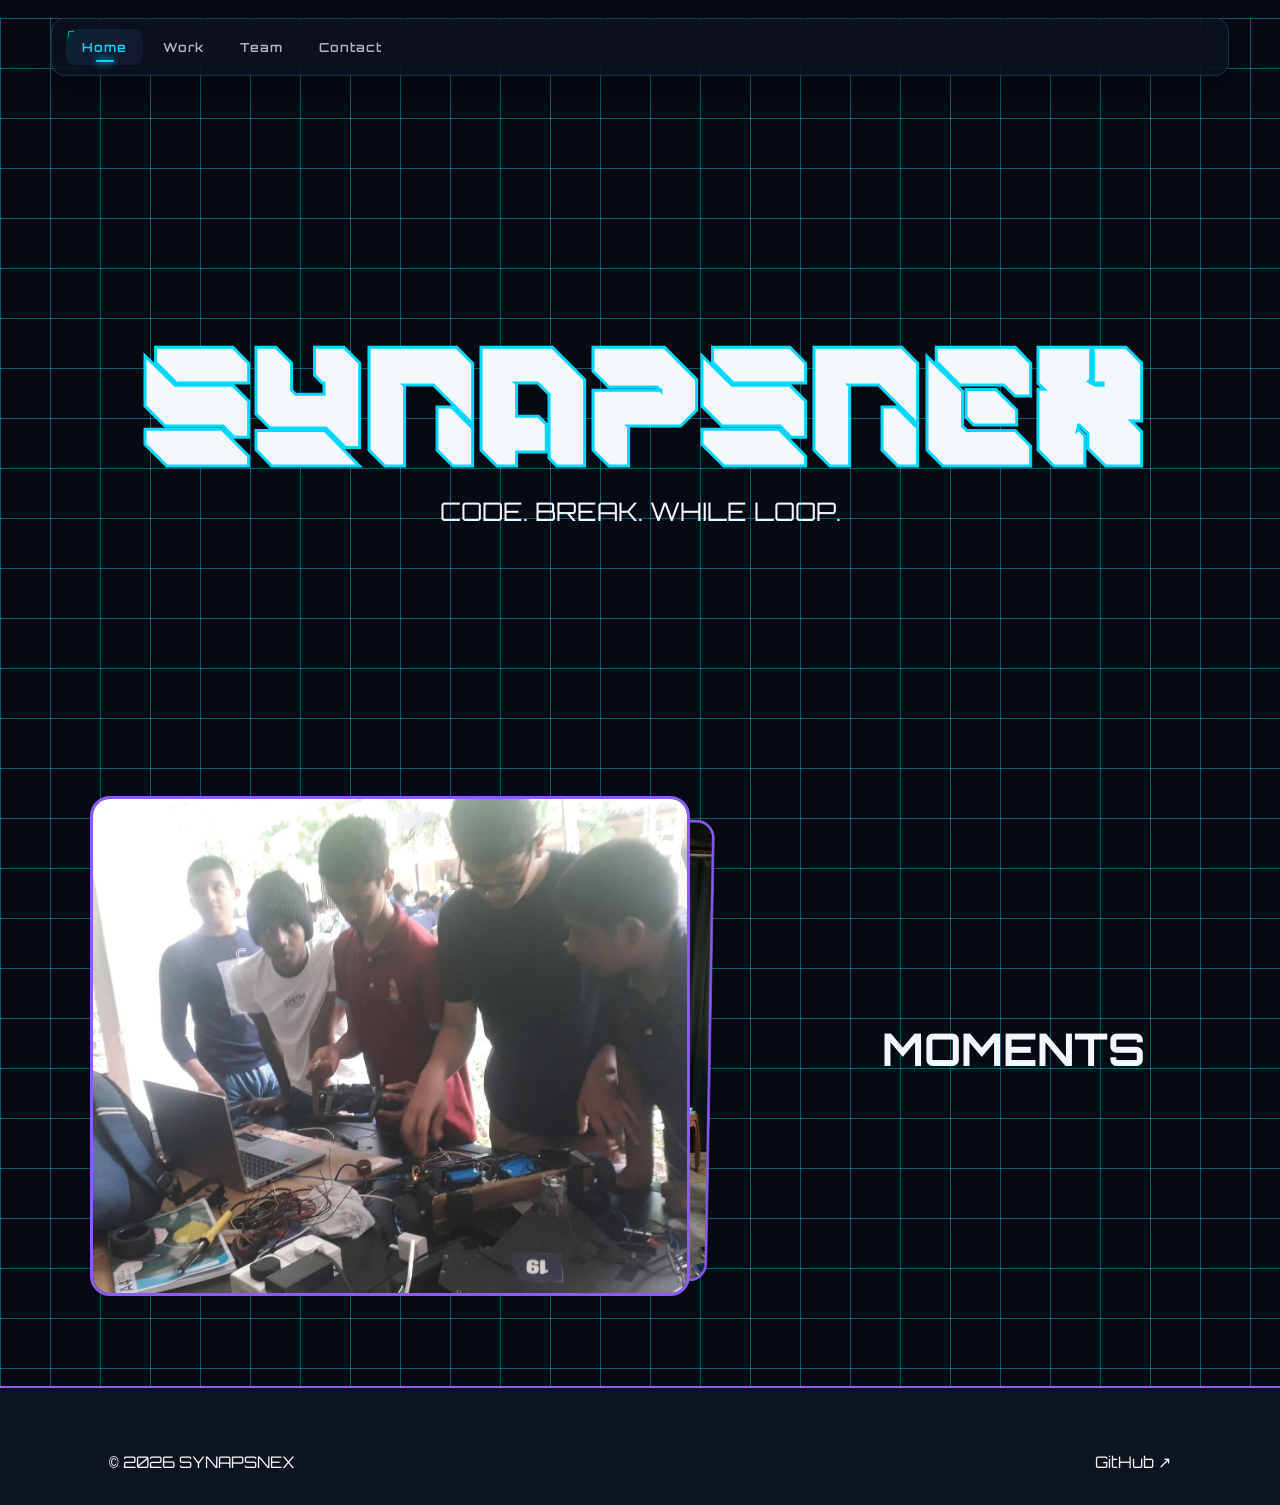
<file: docs/index.html>
<!doctype html>
<html lang="en">
        <head>
                <meta charset="UTF-8" />
                <meta name="viewport" content="width=device-width, initial-scale=1.0">
                <title>SYNAPSNEX</title>

                <link rel="stylesheet" href="style.css" />
                <link rel="icon" type="image/jpg" href="images/logo.jpg" />
                <link rel="stylesheet" href="https://cdn.jsdelivr.net/npm/swiper@11/swiper-bundle.min.css">
        </head>
        <body>
                <nav>
                        <div class="logo">
                                <ul class="nav-links">
                                        <li class="active"><a href="./">Home</a></li>
                                        <li><a href="./work/">Work</a></li>
                                        <li><a href="./team/">Team</a></li>
                                        <li><a href="./contact/">Contact</a></li>
                                </ul>
                        </div>
                </nav>
                <div class="hero">
                        <h1 class="name">SYNAPSNEX</h1>
                        <p>CODE. BREAK. WHILE LOOP.</p>
                </div>
                <div class="moments">
                        <h1>MOMENTS</h1>
                        <div class="swiper moments-stack">
                                <div class="swiper-wrapper">
                                        <div class="swiper-slide">
                                                <img src="images/1.jpg" alt="SYNAPSNEX team at an event">
                                        </div>

                                        <div class="swiper-slide">
                                                <img src="images/2.jpeg" alt="SYNAPSNEX team at a competition">
                                        </div>
                                </div>
                        </div>
                </div>

                <footer>
                        <span class="copyright">© 2026 SYNAPSNEX</span>
                        <a href="https://github.com/SYNAPSNEX-official"
                                >GitHub <span>↗</span></a
                        >
                </footer>

                <script src="https://cdn.jsdelivr.net/npm/swiper@11/swiper-bundle.min.js"></script>
                <script src="script.js"></script>
        </body>
</html>
</file>
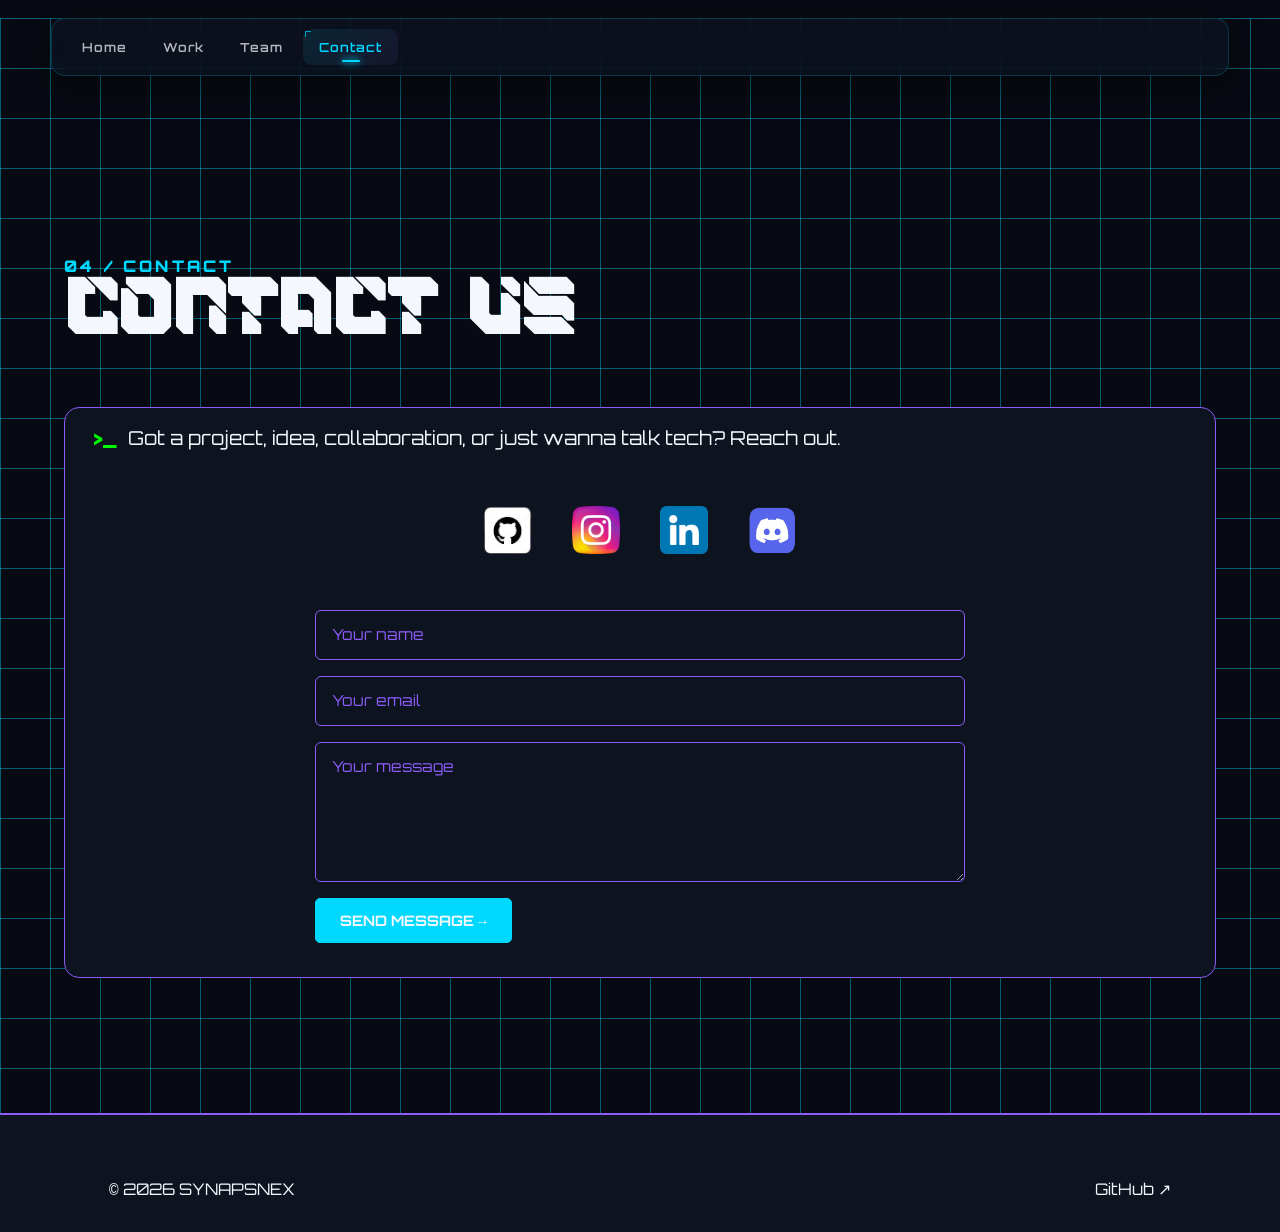
<file: docs/contact/index.html>
<!DOCTYPE html>
<html lang="en">
<head>
    <meta charset="UTF-8">
    <meta name="viewport" content="width=device-width, initial-scale=1.0">
    <title>Contact us</title>

    <link rel="stylesheet" href="../style.css">
    <link rel="icon" type="image/jpg" href="../images/logo.jpg" />
</head>
<body>
        <nav>
                <div class="logo">
                        <ul class="nav-links">
                                <li><a href="../">Home</a></li>
                                <li><a href="../work/">Work</a></li>
                                <li><a href="../team/">Team</a></li>
                                <li class="active"><a href="../contact/">Contact</a></li>
                        </ul>
                </div>
        </nav>
        <div class="team">
                <div class="section-heading">
                        <span>04 / CONTACT</span>
                        <h2>CONTACT US</h2>
                </div>
                <div class="contact">
                        <p>Got a project, idea, collaboration, or just wanna talk tech? Reach out.</p>
                        <div class="social-media">
                        <a href="https://github.com/SYNAPSNEX-official">
                                <img src="../images/github.png" alt="Github">
                        </a>

                        <a href="https://www.instagram.com/synapsnex/">
                                <img src="../images/instagram.png" alt="instagram">
                        </a>

                        <a href="https://www.linkedin.com/in/synapsnex-tech-a7960a42b">
                                <img src="../images/linkedin.png" alt="linkedin">
                        </a>

                        <a href="https://discord.gg/hFBJuvxcg7">
                                <img src="../images/discord.png" alt="Discord">
                        </a>
                        </div>
                        <form action="https://api.web3forms.com/submit" method="POST">
                        <input type="hidden" name="access_key" value="18f1d405-e2ea-4a90-b592-ecf139f4993a">

                        <input
                                type="text"
                                name="name"
                                placeholder="Your name"
                                required
                        >

                        <input
                                type="email"
                                name="email"
                                placeholder="Your email"
                                required
                        >

                        <textarea
                                name="message"
                                placeholder="Your message"
                                required
                        ></textarea>

                        <button type="submit">SEND MESSAGE →</button>
                        </form>
                </div>
        </div>
        <footer>
                <span class="copyright">© 2026 SYNAPSNEX</span>
                <a href="https://github.com/SYNAPSNEX-official">GitHub <span>↗</span></a>
        </footer>
        <script src="../script.js"></script>
</body>
</html>
</file>
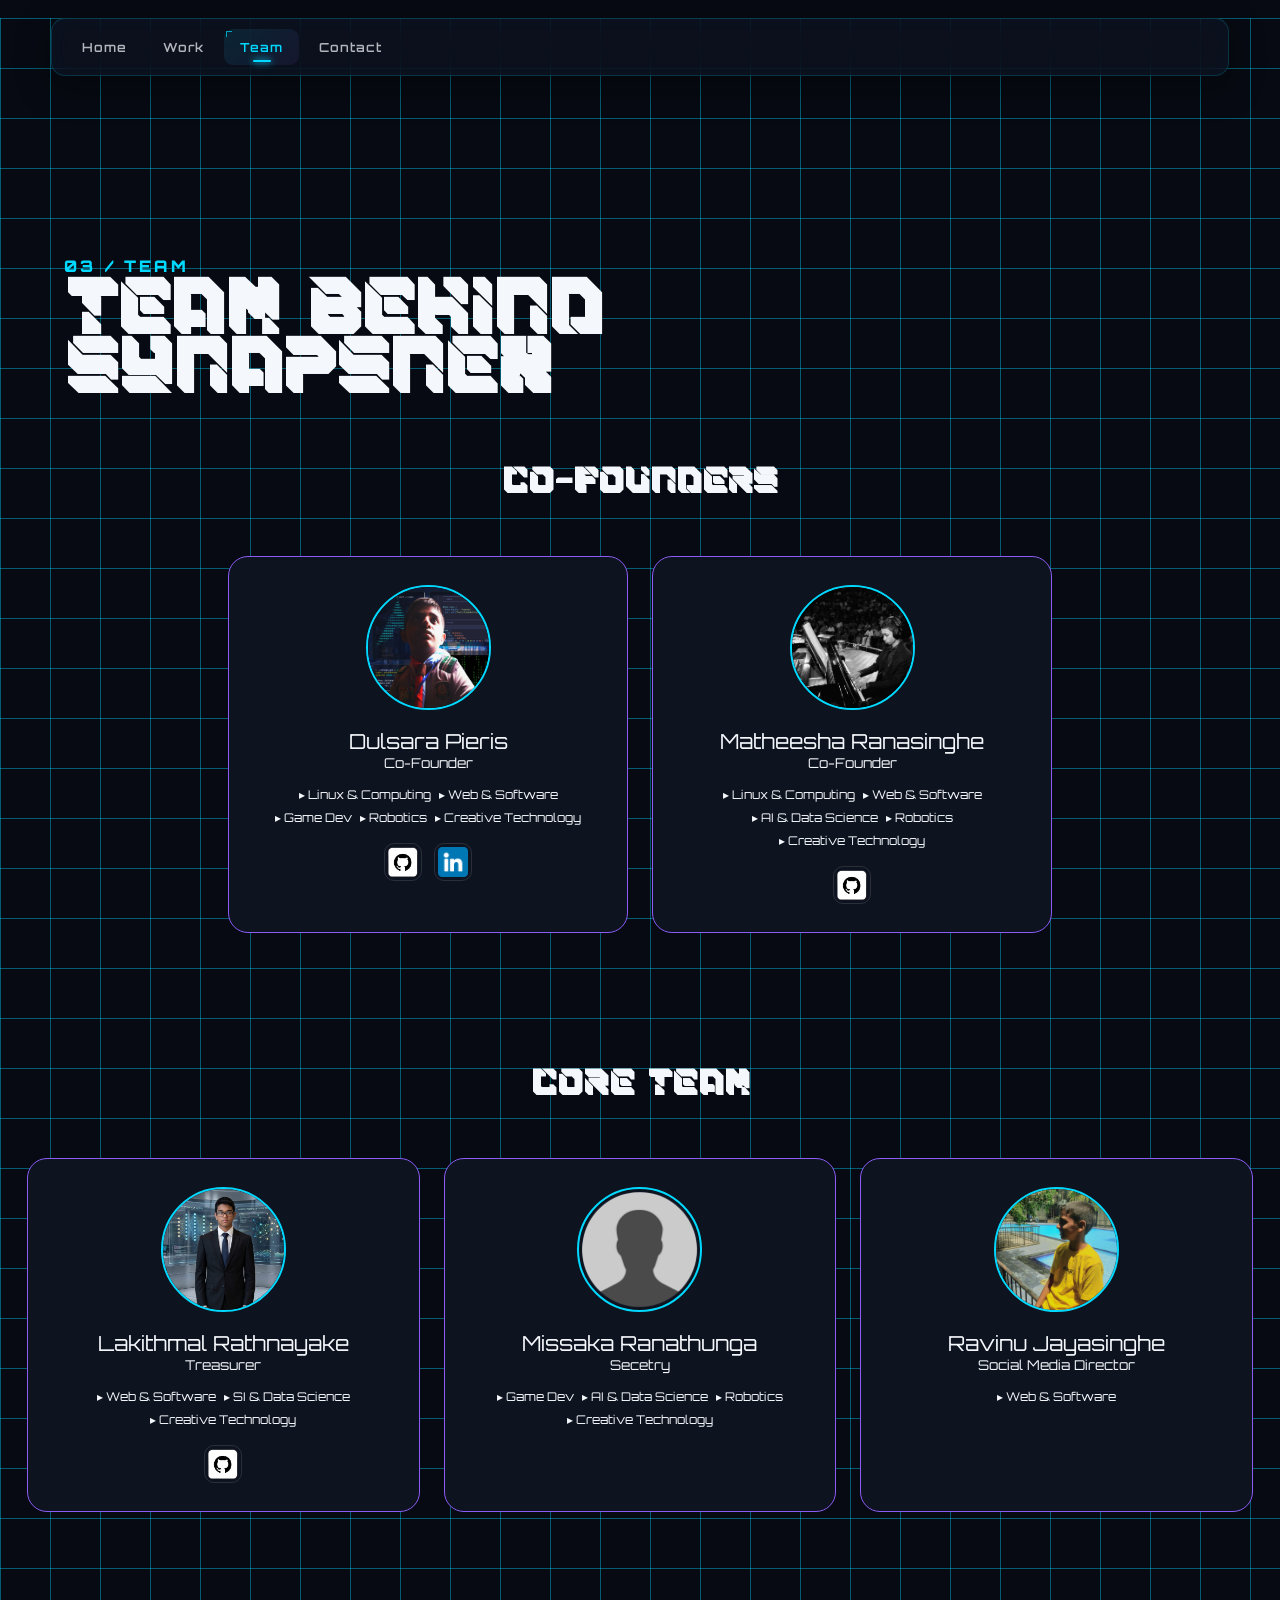
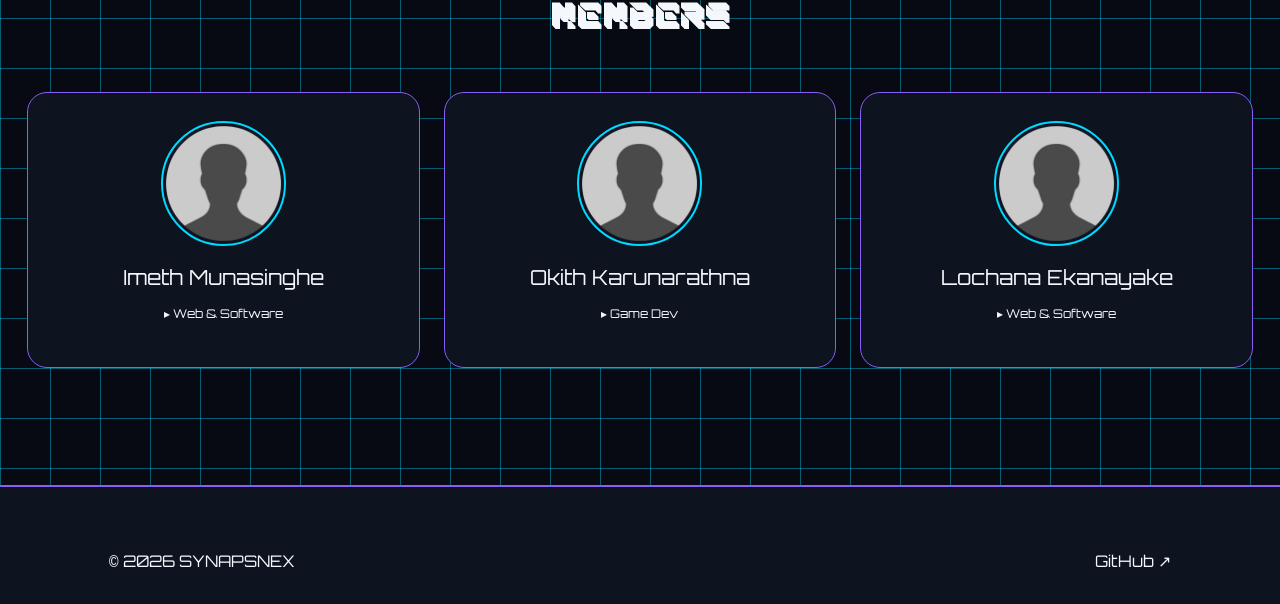
<file: docs/team/index.html>
<!DOCTYPE html>
<html lang="en">
<head>
    <meta charset="UTF-8">
    <meta name="viewport" content="width=device-width, initial-scale=1.0">
    <title>Our Team</title>

    <link rel="stylesheet" href="../style.css">
    <link rel="icon" type="image/jpg" href="../images/logo.jpg" />
</head>
<body>
        <nav>
                <div class="logo">
                        <ul class="nav-links">
                                <li><a href="../">Home</a></li>
                                <li><a href="../work/">Work</a></li>
                                <li class="active"><a href="../team/">Team</a></li>
                                <li><a href="../contact/">Contact</a></li>
                        </ul>
                </div>
        </nav>
        <div class="team">
                <div class="section-heading">
                        <span>03 / TEAM</span>
                        <h2>TEAM BEHIND <br> SYNAPSNEX</h2>
                    </div>

                <h2 class="role-heading">Co-Founders</h2>
                <div class="member-container lead">
                        <div class="member">
                                <img src="../images/members/dulsara.jpg" alt="Dulsara Pieris" class="profile-pic">
                                <span class="m-name">Dulsara Pieris</span>
                                <span class="roles">Co-Founder</span>
                                <div class="areas">
                                        <span>Linux & Computing</span>
                                        <span>Web & Software</span>
                                        <span>Game Dev</span>
                                        <span>Robotics</span>
                                        <span>Creative Technology</span>
                                </div>
                                <div class="social">
                                        <a href="https://github.com/dulsara-pieris">
                                                <img src="../images/github.png" alt="Github">
                                        </a>
                                        <a href="https://www.linkedin.com/in/dulsara-pieris-a10ab0407/">
                                                <img src="../images/linkedin.png" alt="Linkdin">
                                        </a>
                                </div>

                        </div>


                        <div class="member">
                                <img src="../images/members/matheesha.jpg" alt="Matheesha Ranasinghe" class="profile-pic">
                                <span class="m-name">Matheesha Ranasinghe</span>
                                <span class="roles">Co-Founder</span>
                                <div class="areas">
                                        <span>Linux & Computing</span>
                                        <span>Web & Software</span>
                                        <span>AI & Data Science</span>
                                        <span>Robotics</span>
                                        <span>Creative Technology</span>
                                </div>
                                <div class="social">
                                        <a href="https://github.com/matheeshaRanasinghe">
                                                <img src="../images/github.png" alt="Github">
                                        </a>
                                </div>

                        </div>
                    </div>
                </div>


                <h2 class="role-heading">Core Team</h2>
                <div class="member-container">
                        <div class="member">
                                <img src="../images/members/lakithmal.jpeg" alt="Lakithmal Rathnayaka" class="profile-pic">
                                <span class="m-name">Lakithmal Rathnayake</span>
                                <span class="roles">Treasurer</span>
                                <div class="areas">
                                        <span>Web & Software</span>
                                        <span>SI & Data Science</span>
                                        <span>Creative Technology</span>
                                </div>
                                <div class="social">
                                        <a href="https://github.com/Lakithmal">
                                                <img src="../images/github.png" alt="Github">
                                        </a>
                                </div>

                        </div>

        
                        <div class="member">
                                <img src="../images/members/user_placeholder.png" alt="Missaka Ranathunga" class="profile-pic">
                                <span class="m-name">Missaka Ranathunga</span>
                                <span class="roles">Secetry</span>
                                <div class="areas">
                                        <span>Game Dev</span>
                                        <span>AI & Data Science</span>
                                        <span>Robotics</span>
                                        <span>Creative Technology</span>
                                </div>
                                <div class="social">
                                </div>

                        </div>
                        <div class="member">
                                <img src="../images/members/ravinu.jpg" alt="Ravinu Jayasinghe" class="profile-pic">
                                <span class="m-name">Ravinu Jayasinghe</span>
                                <span class="roles">Social Media Director</span>
                                <div class="areas">
                                        <span>Web & Software</span>
                                </div>
                                <div class="social">
                                </div>

                        </div>
                    </div>
                </div>
        </div>



               <h2 class="role-heading">Members</h2>
                <div class="member-container">
                        <div class="member">
                                <img src="../images/members/user_placeholder.png" alt="Imeth Munasinghe" class="profile-pic">
                                <span class="m-name">Imeth Munasinghe</span>
                                <span class="roles"></span>
                                <div class="areas">
                                        <span>Web & Software</span>
                                </div>
                                <div class="social">
                                </div>

                        </div>

        
                        <div class="member">
                                <img src="../images/members/user_placeholder.png" alt="Okith Karunarathna" class="profile-pic">
                                <span class="m-name">Okith Karunarathna</span>
                                <span class="roles"></span>
                                <div class="areas">
                                        <span>Game Dev</span>
                                </div>
                                <div class="social">
                                </div>

                        </div>
                        <div class="member">
                                <img src="../images/members/user_placeholder.png" alt="Lochana Ekanayake" class="profile-pic">
                                <span class="m-name">Lochana Ekanayake</span>
                                <span class="roles"></span>
                                <div class="areas">
                                        <span>Web & Software</span>
                                </div>
                                <div class="social">
                                </div>

                        </div>
                    </div>
                </div>
                
                    
        </div>
        <footer>
                <span class="copyright">© 2026 SYNAPSNEX</span>
                <a href="https://github.com/SYNAPSNEX-official">GitHub <span>↗</span></a>
        </footer>
</body>
</html>
</file>
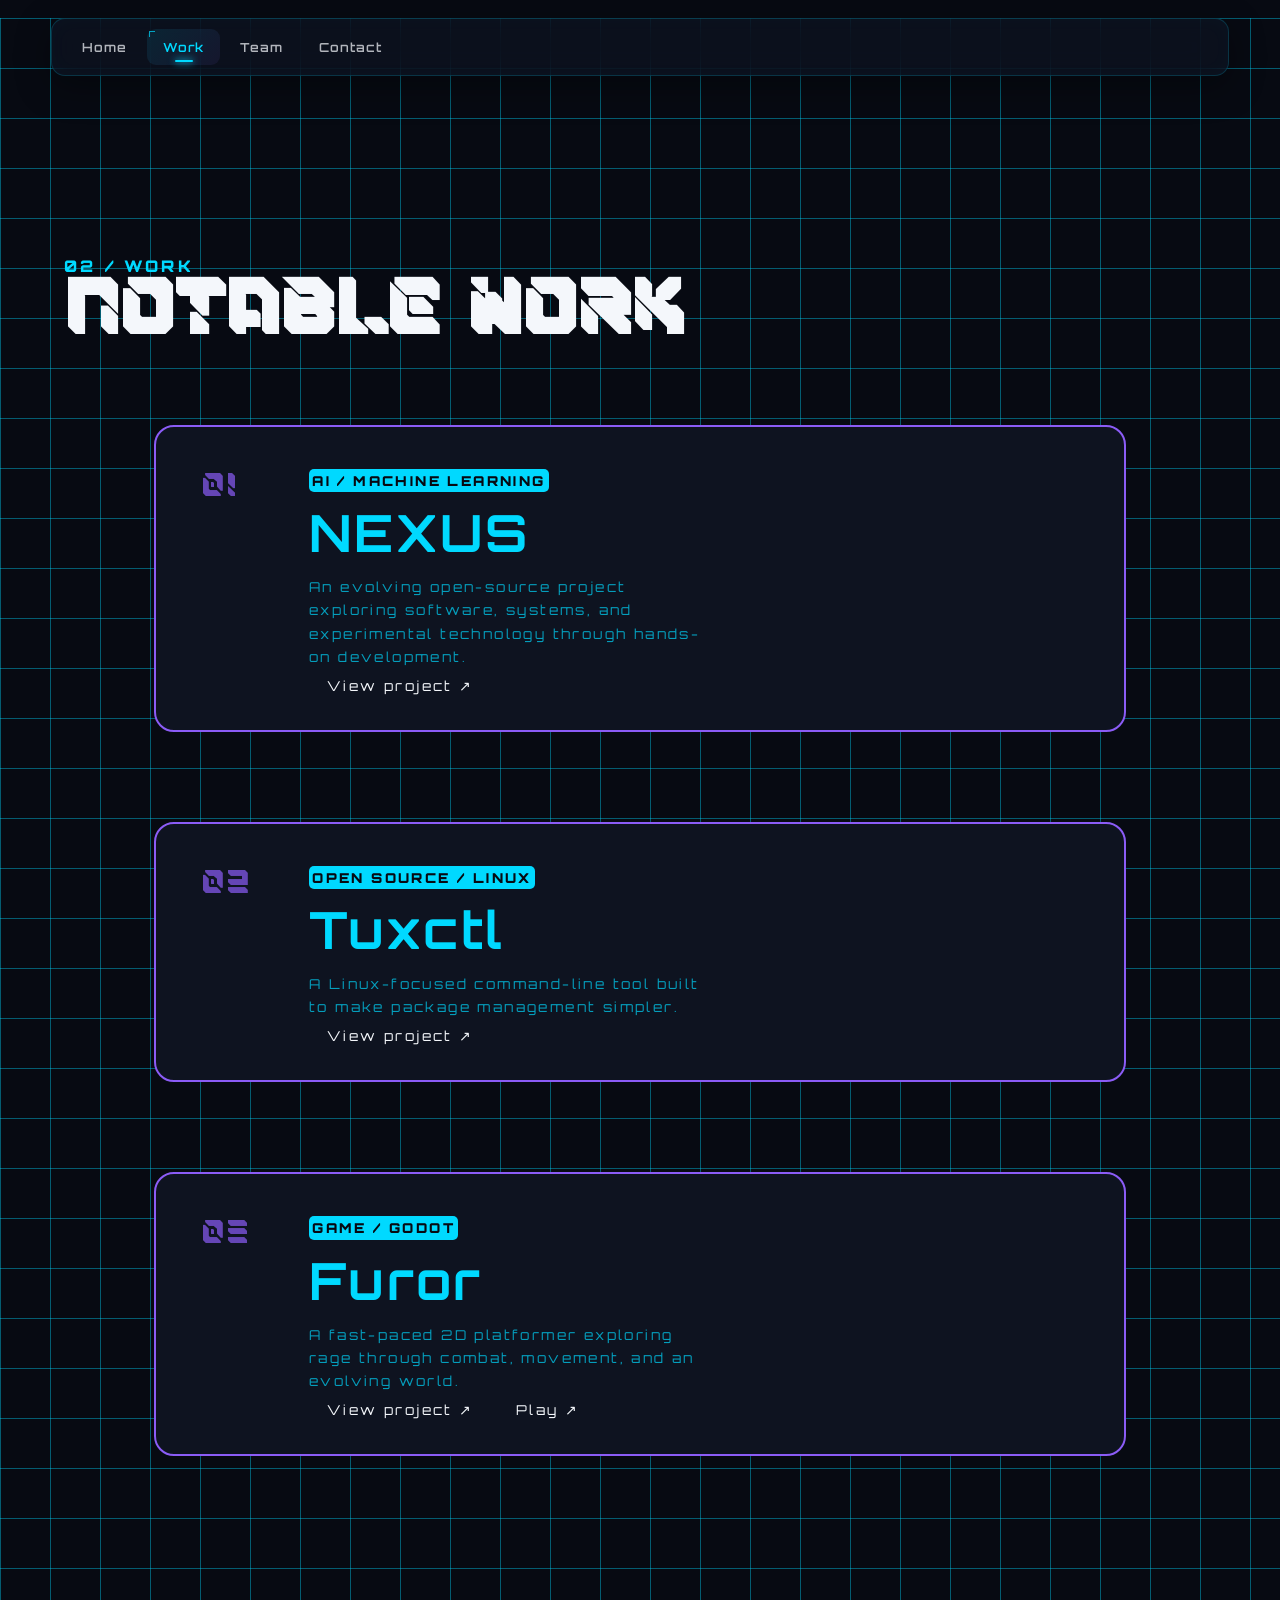
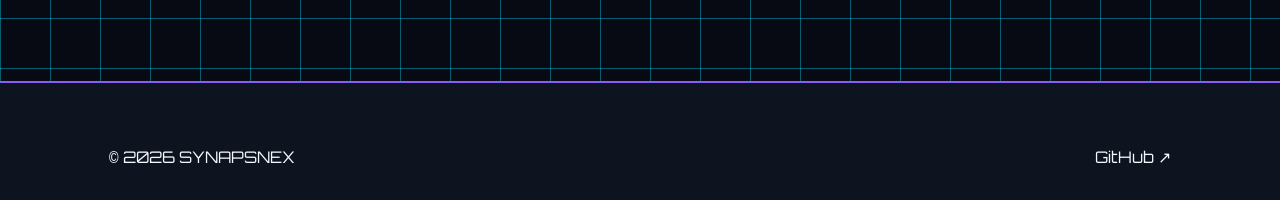
<file: docs/work/index.html>
<!doctype html>
<html lang="en">
        <head>
                <meta charset="UTF-8">
                <meta name="viewport" content="width=device-width, initial-scale=1.0">
                <title>Our Work</title>

                <link rel="icon" type="image/jpg" href="../images/logo.jpg" />
                <link rel="stylesheet" href="../style.css" />
        </head>
        <body>
                <nav>
                        <div class="logo">
                                <ul class="nav-links">
                                        <li><a href="../">Home</a></li>
                                        <li class="active"><a href="../work/">Work</a></li>
                                        <li><a href="../team/">Team</a></li>
                                        <li><a href="../contact/">Contact</a></li>
                                </ul>
                        </div>
                </nav>
                <section class="notable-work">
                    <div class="section-heading">
                        <span>02 / WORK</span>
                        <h2>NOTABLE WORK</h2>
                    </div>
                    <article class="work-item">
                        <div class="work-number">01</div>

                        <!-- <div class="work-image">
                            <img src="images/1.jpg" alt="Tuxctl">
                        </div> -->

                        <div class="work-info">
                            <span class="work-type">AI / MACHINE LEARNING</span>
                            <h3>NEXUS</h3>
                            <p>
                            An evolving open-source project exploring software,
                            systems, and experimental technology through hands-on development.
                            </p>

                            <a href="https://github.com/dulsara-pieris/tuxctl">
                                View project <span>↗</span>
                            </a>
                        </div>
                    </article>


                    <article class="work-item">
                        <div class="work-number">02</div>

                        <!-- <div class="work-image">
                            <img src="images/1.jpg" alt="Tuxctl">
                        </div> -->

                        <div class="work-info">
                            <span class="work-type">OPEN SOURCE / LINUX</span>
                            <h3>Tuxctl</h3>
                            <p>
                                A Linux-focused command-line tool built to make
                                package management simpler.
                            </p>

                            <a href="https://github.com/matheeshaRanasinghe/nexu5">
                                View project <span>↗</span>
                            </a>
                        </div>
                    </article>


                    <article class="work-item">
                        <div class="work-number">03</div>

                        <!-- <div class="work-image">
                            <img src="images/1.jpg" alt="Tuxctl">
                        </div> -->

                        <div class="work-info">
                            <span class="work-type">GAME / GODOT</span>
                            <h3>Furor</h3>
                            <p>
                                A fast-paced 2D platformer exploring rage through combat, movement, and an evolving world.
                            </p>

                            <a href="https://github.com/SYNAPSEX-official/furor/">
                                View project <span>↗</span>
                            </a>
                            <a href="https://dulsara-pieris.itch.io/furor">
                                Play <span>↗</span>
                            </a>
                        </div>
                    </article>
                </section>

                <footer>
                        <span class="copyright">© 2026 SYNAPSNEX</span>
                        <a href="https://github.com/SYNAPSNEX-official"
                                >GitHub <span>↗</span></a
                        >
                </footer>

        </body>
</html>
</file>
<file: docs/style.css>
:root {
        --bg: #070a12;
        --surface: #0e1320;

        --text: #f4f7fb;
        --primary: #00d9ff;
        --secondary: #8b5cf6;

        --border-color: #f4f7fb1f;
}
@font-face {
        font-family: cyba-45;
        src: url("fonts/saiba'45/SAIBA-45.ttf");
}
@font-face {
        font-family: "orbitron";
        src: url("fonts/Orbitron/Orbitron-VariableFont_wght.ttf");
}
* {
        margin: 0;
        padding: 0;
        box-sizing: border-box;
        font-family: "orbitron", "Courier New", Courier, monospace;
}
html {
        background-color: var(--bg);
        color: var(--text);
        transition: transform 0.2s ease;
}
body {
    background-image:
        linear-gradient(
            to right,
            #00d9ff66 1px,
            transparent 1px
        ),
        linear-gradient(
            to bottom,
            #00d9ff66 1px,
            transparent 1px
        );

    background-size: 50px 50px;
}
/* ============================= */
/* NAVIGATION */
/* ============================= */

nav {
        position: sticky;
        top: 18px;
        z-index: 1000;

        width: 92%;
        max-width: 1400px;
        margin: 18px auto 2rem;

        display: flex;
        align-items: center;
        justify-content: space-between;

        padding: 10px 14px;

        background: rgba(14, 19, 32, 0.72);
        border: 1px solid rgba(0, 217, 255, 0.18);
        border-radius: 14px;

        backdrop-filter: blur(18px);
        -webkit-backdrop-filter: blur(18px);

        box-shadow:
                0 10px 35px rgba(0, 0, 0, 0.35),
                inset 0 0 20px rgba(0, 217, 255, 0.025);

        transition:
                border-color 0.3s ease,
                box-shadow 0.3s ease;
}

nav:hover {
        border-color: rgba(0, 217, 255, 0.4);

        box-shadow:
                0 12px 40px rgba(0, 0, 0, 0.4),
                0 0 25px rgba(0, 217, 255, 0.06);
}


/* NAV LINKS */

.nav-links {
        list-style: none;
        display: flex;
        align-items: center;
        gap: 4px;
        margin: 0;
        padding: 0;
}

.nav-links li {
        position: relative;
}

.nav-links li a {
        position: relative;
        display: block;
        padding: 10px 16px;
        color: rgba(244, 247, 251, 0.72);
        text-decoration: none;
        font-size: 0.78rem;
        font-weight: 600;
        letter-spacing: 0.08em;
        border-radius: 9px;
        transition:
                color 0.25s ease,
                background 0.25s ease,
                transform 0.25s ease;
}

.nav-links li a:hover {
        color: var(--primary);
        background: rgba(0, 217, 255, 0.06);
        transform: translateY(-1px);
}

.nav-links li.active a {
        color: var(--primary);
        background:
                linear-gradient(
                        135deg,
                        rgba(0, 217, 255, 0.10),
                        rgba(139, 92, 246, 0.08)
                );
}

.nav-links li.active a::after {
        content: "";
        position: absolute;
        left: 50%;
        bottom: 3px;
        width: 18px;
        height: 2px;
        transform: translateX(-50%);
        background: var(--primary);
        border-radius: 10px;
        box-shadow:
                0 0 6px var(--primary),
                0 0 12px rgba(0, 217, 255, 0.45);
}
.nav-links li.active::before {
        content: "";
        position: absolute;
        top: 2px;
        left: 2px;
        width: 5px;
        height: 5px;
        border-top: 1px solid var(--primary);
        border-left: 1px solid var(--primary);
        opacity: 0.7;
}



h1.name {
        margin-top: 30vh;
        font-size: clamp(2rem, min(20vh, 15vw), 10rem);
        text-align: center;
        font-family: "cyba-45", "Courier New", Courier, monospace;
        -webkit-text-stroke: 3px var(--primary);
}

.hero {
        z-index: 1;
        background-size: cover;
        background-position: center;
        width: 100vw;
        height: 50vh;
        position: relative;
        top: 0;
}
.hero p {
        padding-top: 3vh;
        text-align: center;
        font-size: 2vw;
}
.hero-border line {
        stroke: var(--secondary);
        stroke-width: 1;
        fill: none;
}

.moments {
        position: relative;
}

.moments h1 {
        position: absolute;
        right: 0;
        padding-right: 15vh;
        padding-top: 25vh;
        font-size: 5vh;
        z-index: 2;
        pointer-events: none;
}

.moments-stack {
        width: clamp(280px, 80vw, 600px);
        height: clamp(350px, 60vh, 500px);
        margin-left: 7vw !important;
}

.swiper-slide img {
        width: 100%;
        height: 100%;
        object-fit: cover;
        border-radius: 20px;
        border: 3px solid var(--secondary);
}

/* FOOTER */
footer {
        margin-top: 10vh;
        padding: 4rem 5% 2rem;

        background: var(--surface);
        border-top: 2px solid var(--secondary);

        backdrop-filter: blur(15px);
        display: flex;
        justify-content: space-between;
}

footer .copyright {
        margin-left: 5vh;
}
footer a {
        color: var(--text);
        margin-right: 5vh;
        text-decoration: none;
}

/* WORK */
.notable-work {
        position: relative;
        width: 90%;
        max-width: 1400px;
        margin: 15vh auto 0;
        padding: 5vh 0;
}
.section-heading {
        margin-bottom: 8vh;
}
.section-heading span {
        font-size: 1rem;
        letter-spacing: 0.2rem;
        color: var(--primary);
        font-weight: 900;
}
.section-heading h2 {
        margin-bottom: 0.5rem;
        font-size: clamp(2rem, 6vw, 5rem);
        font-family: 'cyba-45', 'Courier New', Courier, monospace;
}
.work-item {
        display: grid;
        grid-template-columns: 60px 1.3fr 1fr;
        gap: 3rem;
        align-items: center;
        margin: 10vh;
        padding: 5vh;
        border-radius: 20px;
        border: 2px solid var(--secondary);
        background-color: #0e1320;
}
.work-type {
        background-color: var(--primary);
        padding: .2rem;
        border-radius: 5px;
        color: var(--bg);
        font-weight: 900;
}
.work-number {
        align-self: start;
        font-family: 'cyba-45', 'Courier New', Courier, monospace;
        font-size: 2rem;
        opacity: .7;
        color: var(--secondary);
}
.work-item {
        font-size: .85rem;
        letter-spacing: 0.15rem;
        color: var(--primary);
}
.work-info h3 {
        margin: .7rem 0;
        font-size: clamp(1.8rem, 4vw, 3.5rem);
        

}
.work-info p {
        max-width: 500px;
        line-height: 1.7;
        opacity: 0.7;
}
.work-info a {
        position: relative;
        top: 1vh;
        color: var(--text);
        text-decoration: none;
        padding: 2vh;
}
.work-info a:hover {
        transform: translate(3px, -3px);
}


.team {
        position: relative;
        width: 90%;
        max-width: 1400px;
        margin: 15vh auto 0;
        padding: 5vh 0;
}
.member-container {
        display: grid;
        grid-template-columns: repeat(3, minmax(280px, 400px));
        justify-content: center;
        gap: 24px;
        margin-top: 4vh;
        padding: 3vh;
}
.member {
        display: flex;
        flex-direction: column;
        align-items: center;
        width: 100%;
        padding: 28px;
        text-align: center;
        border-radius: 20px;
        border: 1px solid var(--secondary);
        background-color: var(--surface);
}
.areas {
        display: flex;
        flex-wrap: wrap;
        justify-content: center;
        gap: 8px;
        margin-top: 16px;
        font-size: 12px;
}

.areas span::before {
        content: "▸ ";
}
.lead {
        display: grid;
        grid-template-columns: repeat(2, minmax(280px, 400px)) !important;
        justify-content: center;
        gap: 24px;
}

.profile-pic {
        width: 125px !important;
        height: 125px !important;
        border-radius: 50%;
        border: 2px solid var(--primary);
        object-fit: cover;
}
.social a {
        display: flex;
        align-items: center;
        justify-content: center;
        width: 38px;
        height: 38px;
        color: var(--text);
        text-decoration: none;
        border: 1px solid var(--border-color);
        border-radius: 10px;
        font-size: 18px;
        transition: all 0.2s ease;
}
.role-heading {
        margin-top: 7vh;
        font-family: 'cyba-45', 'Courier New', Courier, monospace;
        text-align: center;
        font-size: 4vh;
}
.social {
        margin-top: 2vh;
        display: flex;
        gap: 12px;
}
.social img {
        width: 30px;
        height: 30px;
}
.m-name {
        font-size: 2.3vh;
        margin-top: 2vh;
}
.roles {
        font-size: 1.5vh;
}





/* CONTACT */
.contact {
        font-size: 1.2rem;
        background-color: var(--surface);
        padding: 2vh;
        border-radius: 15px;
        border: 1px solid var(--secondary);
}
.contact p::before {
        content: ">_";
        color: #00ff00;
        padding: 10px;
        font-weight: 900;
}
.social-media {
        display: flex;
        justify-content: center;
        align-items: center;
        gap: 1.5rem;
        margin: 3rem auto;
}

.social-media a {
        display: flex;
        align-items: center;
        justify-content: center;
}
.social-media img {
        width: 64px;
        height: 64px;
        object-fit: contain;
        user-select: none;
        padding: 8px;
        transition: transform 0.2s ease;
}

.social-media img:hover {
        transform: translateY(-5px);
}

.contact form {
        display: flex;
        flex-direction: column;
        gap: 1rem;
        max-width: 650px;
        margin: 2rem auto 1rem;
}

.contact input,
.contact textarea {
        width: 100%;
        box-sizing: border-box;
        padding: 0.9rem 1rem;

        font-family: inherit;
        font-size: 0.95rem;

        color: var(--text);
        background: var(--background);

        border: 1px solid var(--secondary);
         border-radius: 6px;

        outline: none;
        transition: border-color 0.2s ease, box-shadow 0.2s ease;
}

.contact textarea {
        min-height: 140px;
        resize: vertical;
}

.contact input:focus,
.contact textarea:focus {
        border-color: var(--primary);
        box-shadow: 0 0 8px color-mix(in srgb, var(--primary) 25%, transparent);
}

.contact input::placeholder,
.contact textarea::placeholder {
        color: var(--secondary);
}

.contact button {
        align-self: flex-start;
        padding: 0.75rem 1.5rem;
        font-family: inherit;
        font-weight: 700;
        font-size: 0.9rem;
        color: var(--background);
        background: var(--primary);
        border: 1px solid var(--primary);
        border-radius: 5px;

        cursor: pointer;
        transition: transform 0.2s ease, box-shadow 0.2s ease;
}

.contact button:hover {
        transform: translateY(-2px);
        box-shadow: 0 0 12px color-mix(in srgb, var(--primary) 35%, transparent);
}

/* RESPONSIVE */
@media (max-width: 1000px) {
        .member-container {
                grid-template-columns: repeat(
                        2,
                        minmax(260px, 400px)
                );
        }

        .lead {
                grid-template-columns: repeat(
                        2,
                        minmax(260px, 400px)
                ) !important;
        }

        .work-item {
                grid-template-columns: 50px 1fr;
                gap: 2rem;
                margin: 8vh 2vw;
        }

        .work-info {
                grid-column: 2;
        }
}

@media (max-width: 700px) {
        nav {
                padding: 1rem 4%;
        }

        .nav-links {
                justify-content: center;
                gap: 1rem;
                flex-wrap: wrap;
        }

        .team,
        .notable-work {
                width: 92%;
                margin-top: 10vh;
        }

        .section-heading {
                margin-bottom: 5vh;
        }

        .section-heading span {
                font-size: 0.8rem;
        }

        .section-heading h2 {
                font-size: clamp(2rem, 10vw, 4rem);
        }

        .role-heading {
                font-size: clamp(1.5rem, 7vw, 2.5rem);
        }

        .member-container,
        .lead {
                grid-template-columns: minmax(260px, 400px) !important;
                justify-content: center;
        }

        .member {
                padding: 24px;
        }

        .profile-pic {
                width: 110px !important;
                height: 110px !important;
        }

        .m-name {
                font-size: 1rem;
        }

        .roles {
                font-size: 0.75rem;
        }

        .areas {
                font-size: 11px;
        }

        .work-item {
                grid-template-columns: 1fr;
                gap: 1rem;
                margin: 6vh 0;
                padding: 2rem;
        }

        .work-number {
                font-size: 1.5rem;
        }

        .work-info {
                grid-column: auto;
        }

        .work-info h3 {
                font-size: clamp(1.8rem, 9vw, 3rem);
        }

        .work-info p {
                max-width: none;
        }

        footer {
                flex-direction: column;
                align-items: center;
                gap: 1.5rem;
                text-align: center;
        }

        footer .copyright,
        footer a {
                margin: 0;
        }
}

@media (max-width: 450px) {
        .nav-links {
                gap: 0.7rem;
                font-size: 0.8rem;
        }

        .team,
        .notable-work {
                width: 94%;
        }

        .member-container,
        .lead {
                grid-template-columns: minmax(0, 1fr) !important;
        }

        .member {
                padding: 20px 16px;
        }

        .profile-pic {
                width: 95px !important;
                height: 95px !important;
        }

        .areas {
                gap: 6px;
        }

        .social a {
                width: 34px;
                height: 34px;
        }

        .social img {
                width: 26px;
                height: 26px;
        }

        .work-item {
                padding: 1.5rem;
        }
}
</file>
